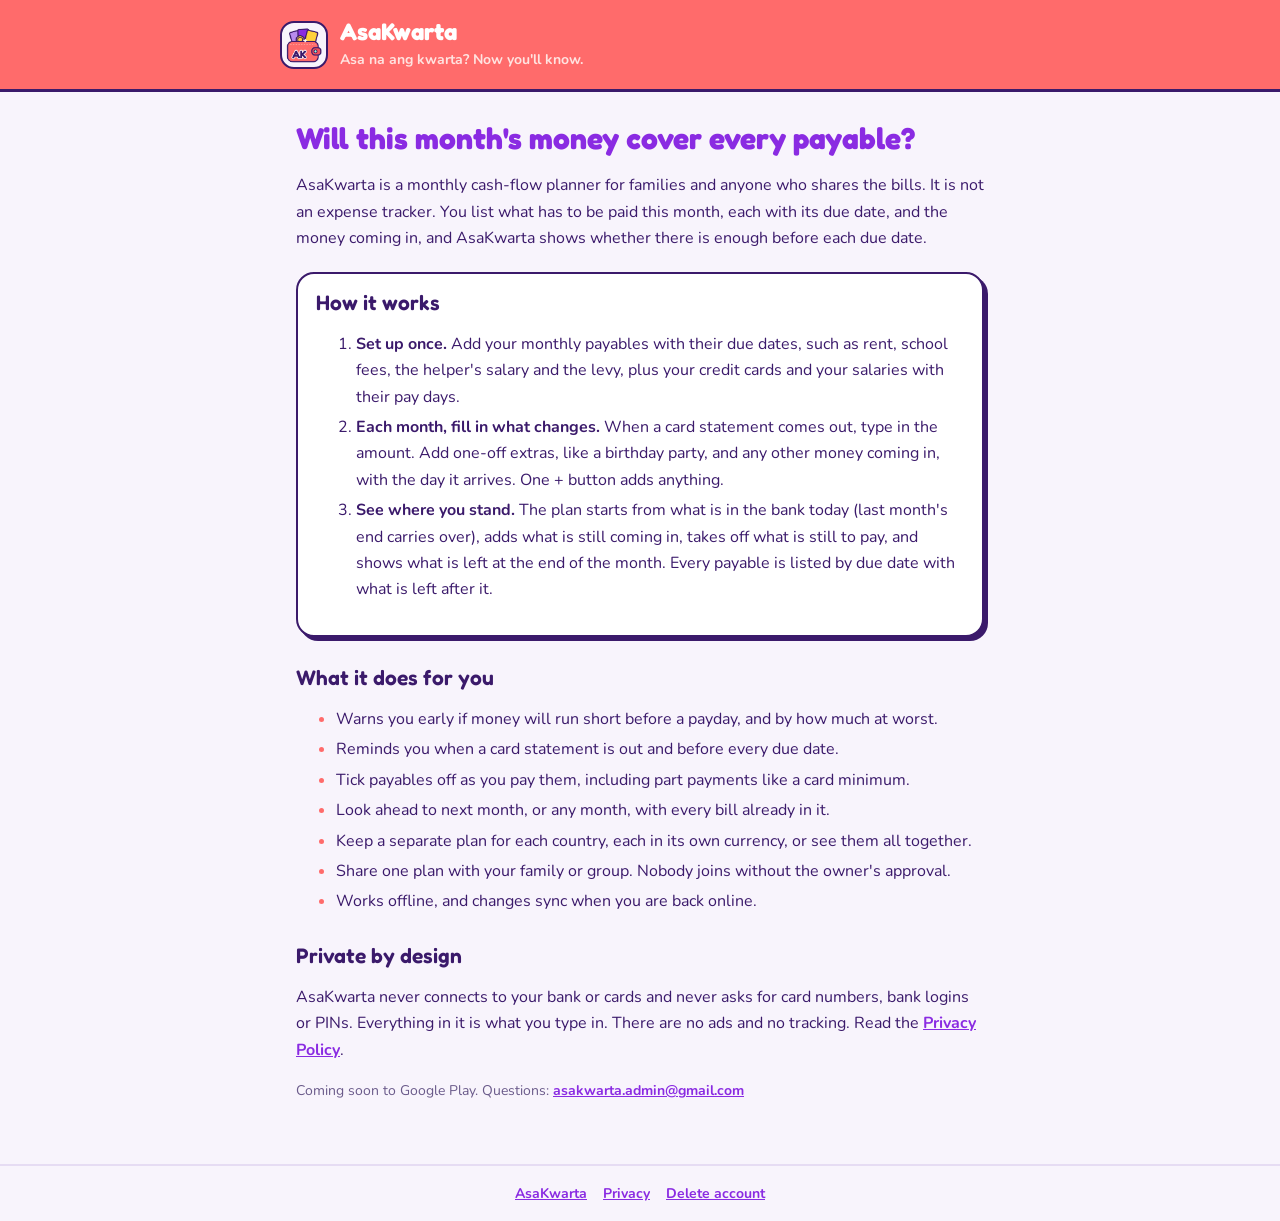
<file: index.html>
<!doctype html>
<html lang="en">
<head>
<meta charset="utf-8">
<meta name="viewport" content="width=device-width, initial-scale=1">
<title>AsaKwarta: plan every payable for the month</title>
<meta name="description" content="AsaKwarta is a monthly cash-flow planner. See what is in the bank today, what is still to pay and what is left at the end of the month, and never miss a due date.">
<link rel="icon" href="logo.png">
<link rel="preconnect" href="https://fonts.googleapis.com">
<link rel="preconnect" href="https://fonts.gstatic.com" crossorigin>
<link rel="stylesheet" href="https://fonts.googleapis.com/css2?family=Fredoka:wght@600;700&family=Nunito:wght@400;700&display=swap">
<link rel="stylesheet" href="style.css">
</head>
<body>
<header><div class="wrap"><img src="logo.png" alt=""><div><b>AsaKwarta</b><span>Asa na ang kwarta? Now you'll know.</span></div></div></header>
<main class="wrap">
<h1>Will this month's money cover every payable?</h1>
<p>AsaKwarta is a monthly cash-flow planner for families and anyone who shares the bills. It is not an expense tracker. You list what has to be paid this month, each with its due date, and the money coming in, and AsaKwarta shows whether there is enough before each due date.</p>

<div class="card">
<h2 style="margin-top:0">How it works</h2>
<ol>
<li><b>Set up once.</b> Add your monthly payables with their due dates, such as rent, school fees, the helper's salary and the levy, plus your credit cards and your salaries with their pay days.</li>
<li><b>Each month, fill in what changes.</b> When a card statement comes out, type in the amount. Add one-off extras, like a birthday party, and any other money coming in, with the day it arrives. One + button adds anything.</li>
<li><b>See where you stand.</b> The plan starts from what is in the bank today (last month's end carries over), adds what is still coming in, takes off what is still to pay, and shows what is left at the end of the month. Every payable is listed by due date with what is left after it.</li>
</ol>
</div>

<h2>What it does for you</h2>
<ul>
<li>Warns you early if money will run short before a payday, and by how much at worst.</li>
<li>Reminds you when a card statement is out and before every due date.</li>
<li>Tick payables off as you pay them, including part payments like a card minimum.</li>
<li>Look ahead to next month, or any month, with every bill already in it.</li>
<li>Keep a separate plan for each country, each in its own currency, or see them all together.</li>
<li>Share one plan with your family or group. Nobody joins without the owner's approval.</li>
<li>Works offline, and changes sync when you are back online.</li>
</ul>

<h2>Private by design</h2>
<p>AsaKwarta never connects to your bank or cards and never asks for card numbers, bank logins or PINs. Everything in it is what you type in. There are no ads and no tracking. Read the <a href="privacy.html">Privacy Policy</a>.</p>

<p class="muted">Coming soon to Google Play. Questions: <a href="mailto:asakwarta.admin@gmail.com">asakwarta.admin@gmail.com</a></p>
</main>
<footer><a href="index.html">AsaKwarta</a><a href="privacy.html">Privacy</a><a href="delete-account.html">Delete account</a></footer>
</body>
</html>
</file>
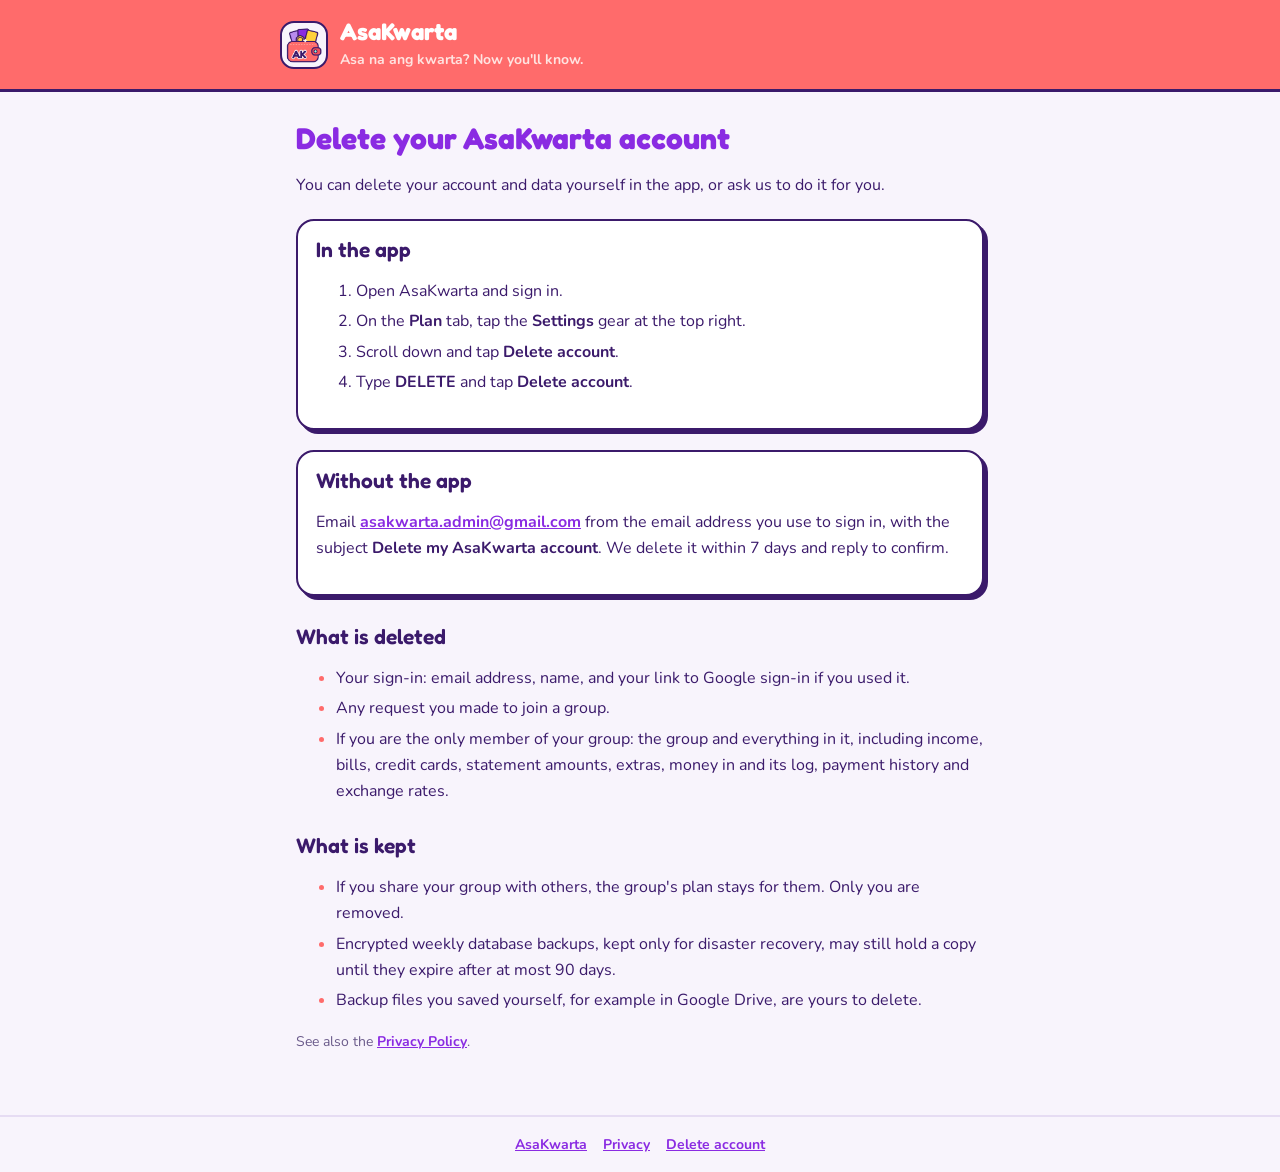
<file: delete-account.html>
<!doctype html>
<html lang="en">
<head>
<meta charset="utf-8">
<meta name="viewport" content="width=device-width, initial-scale=1">
<title>Delete AsaKwarta Account</title>
<link rel="icon" href="logo.png">
<link rel="preconnect" href="https://fonts.googleapis.com">
<link rel="preconnect" href="https://fonts.gstatic.com" crossorigin>
<link rel="stylesheet" href="https://fonts.googleapis.com/css2?family=Fredoka:wght@600;700&family=Nunito:wght@400;700&display=swap">
<link rel="stylesheet" href="style.css">
</head>
<body>
<header><div class="wrap"><img src="logo.png" alt=""><div><b>AsaKwarta</b><span>Asa na ang kwarta? Now you'll know.</span></div></div></header>
<main class="wrap">
<h1>Delete your AsaKwarta account</h1>
<p>You can delete your account and data yourself in the app, or ask us to do it for you.</p>

<div class="card">
<h2 style="margin-top:0">In the app</h2>
<ol>
<li>Open AsaKwarta and sign in.</li>
<li>On the <b>Plan</b> tab, tap the <b>Settings</b> gear at the top right.</li>
<li>Scroll down and tap <b>Delete account</b>.</li>
<li>Type <b>DELETE</b> and tap <b>Delete account</b>.</li>
</ol>
</div>

<div class="card">
<h2 style="margin-top:0">Without the app</h2>
<p>Email <a href="mailto:asakwarta.admin@gmail.com?subject=Delete%20my%20AsaKwarta%20account">asakwarta.admin@gmail.com</a> from the email address you use to sign in, with the subject <b>Delete my AsaKwarta account</b>. We delete it within 7 days and reply to confirm.</p>
</div>

<h2>What is deleted</h2>
<ul>
<li>Your sign-in: email address, name, and your link to Google sign-in if you used it.</li>
<li>Any request you made to join a group.</li>
<li>If you are the only member of your group: the group and everything in it, including income, bills, credit cards, statement amounts, extras, money in and its log, payment history and exchange rates.</li>
</ul>

<h2>What is kept</h2>
<ul>
<li>If you share your group with others, the group's plan stays for them. Only you are removed.</li>
<li>Encrypted weekly database backups, kept only for disaster recovery, may still hold a copy until they expire after at most 90 days.</li>
<li>Backup files you saved yourself, for example in Google Drive, are yours to delete.</li>
</ul>

<p class="muted">See also the <a href="privacy.html">Privacy Policy</a>.</p>
</main>
<footer><a href="index.html">AsaKwarta</a><a href="privacy.html">Privacy</a><a href="delete-account.html">Delete account</a></footer>
</body>
</html>
</file>
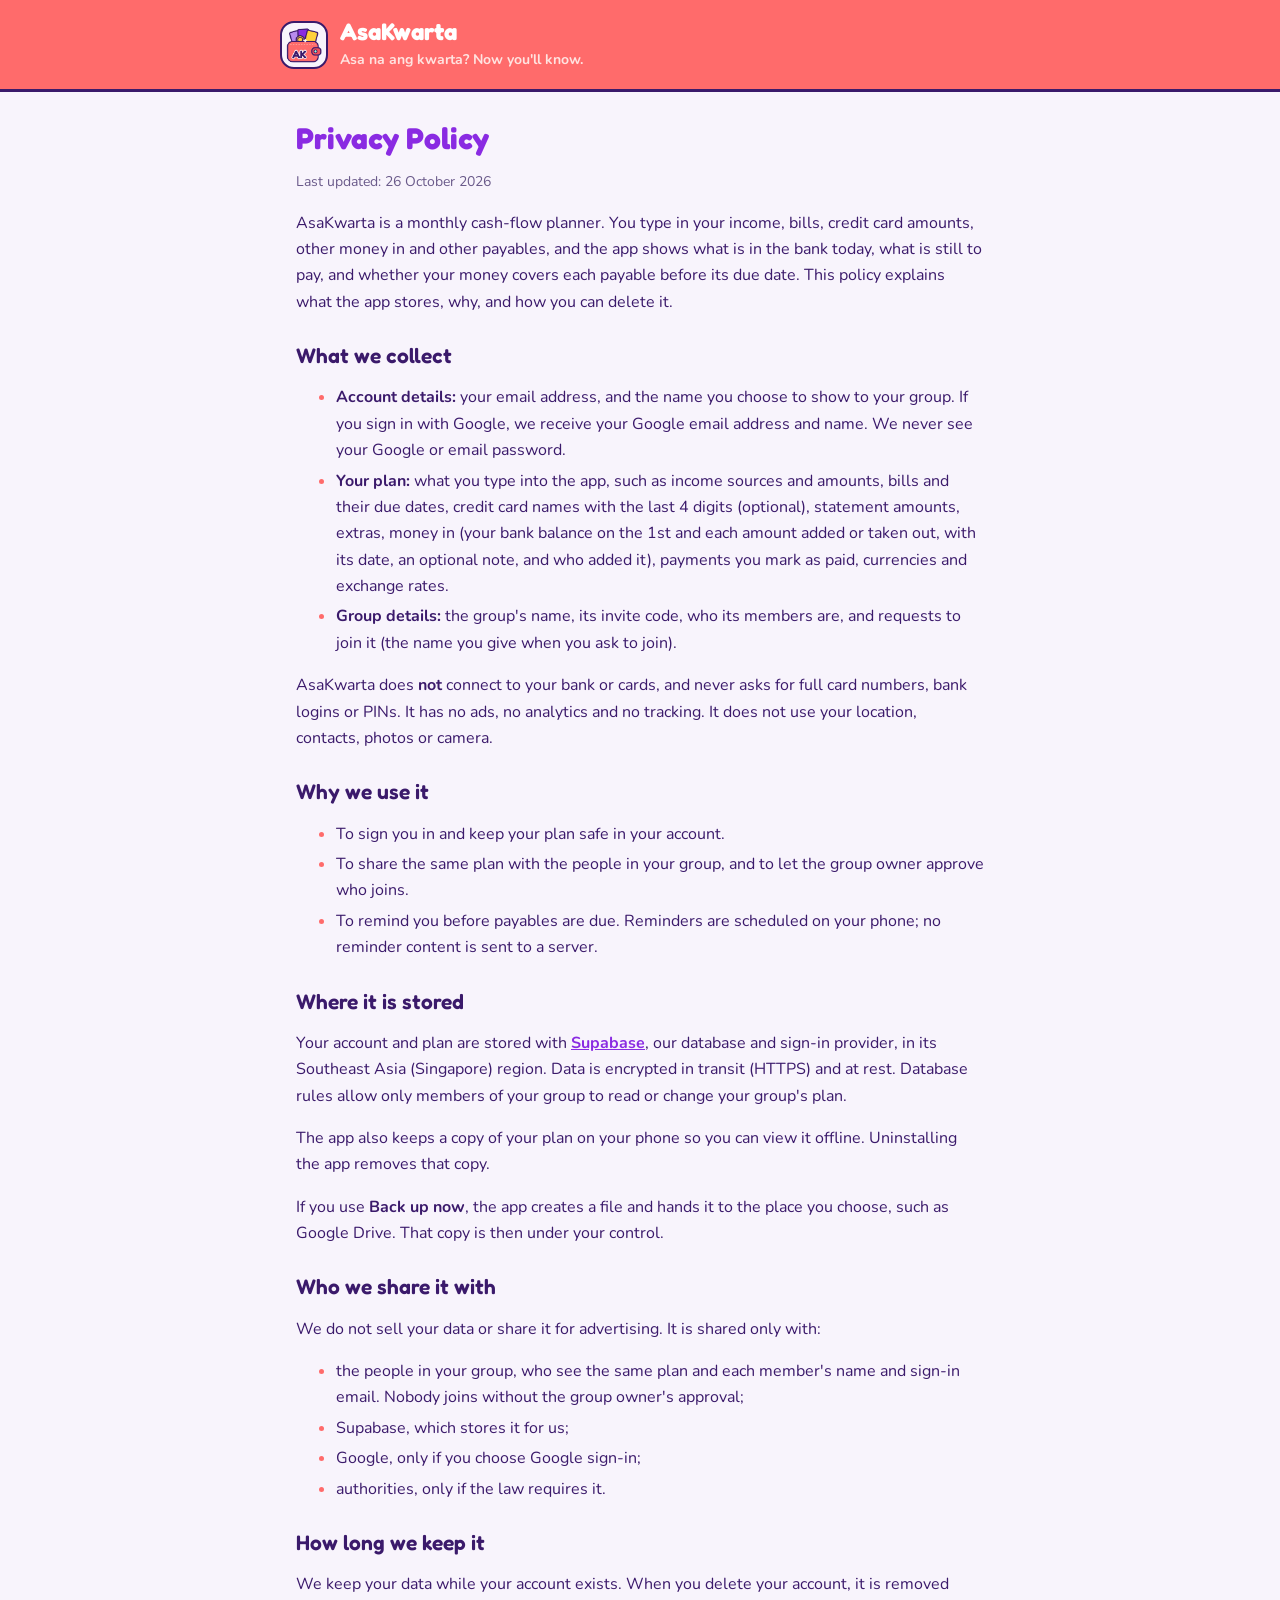
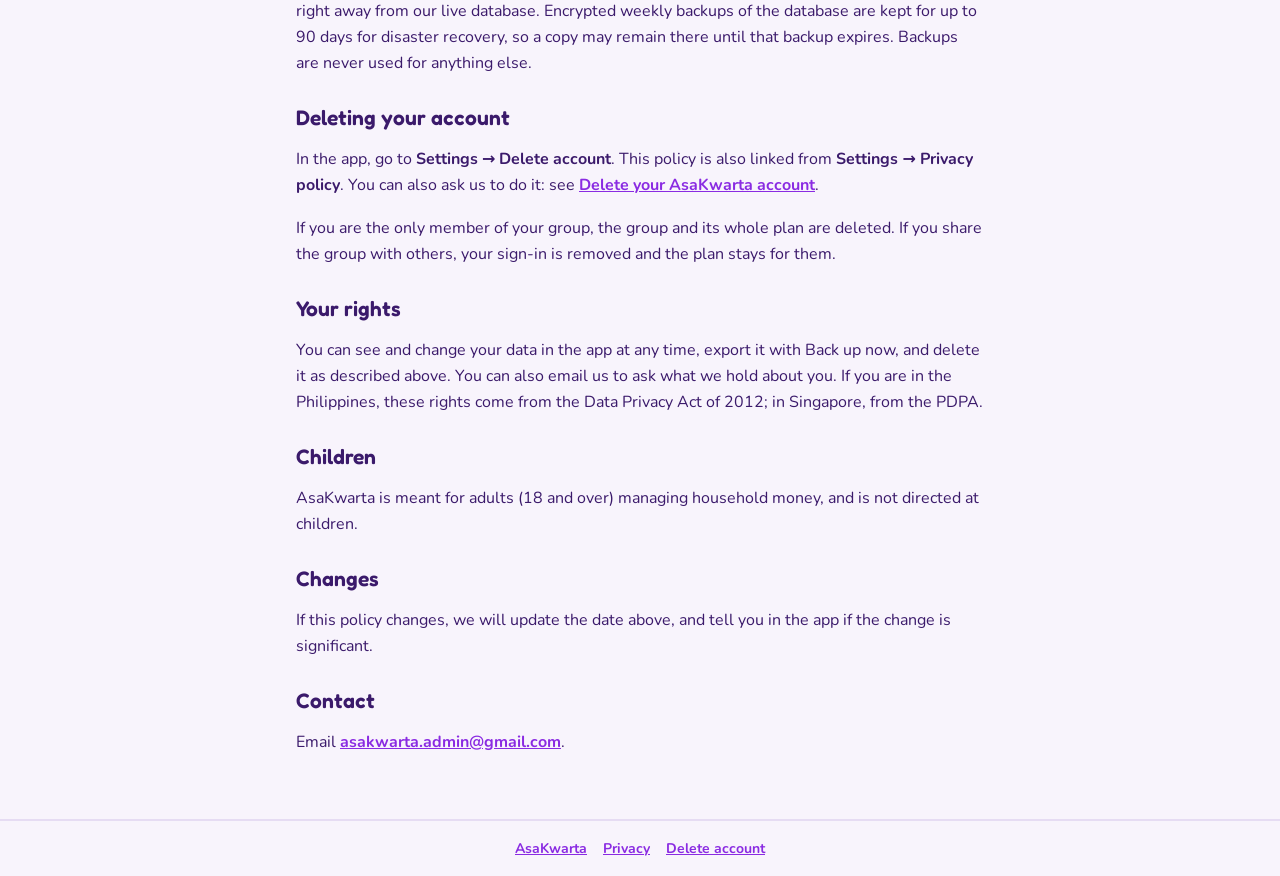
<file: privacy.html>
<!doctype html>
<html lang="en">
<head>
<meta charset="utf-8">
<meta name="viewport" content="width=device-width, initial-scale=1">
<title>AsaKwarta Privacy Policy</title>
<link rel="icon" href="logo.png">
<link rel="preconnect" href="https://fonts.googleapis.com">
<link rel="preconnect" href="https://fonts.gstatic.com" crossorigin>
<link rel="stylesheet" href="https://fonts.googleapis.com/css2?family=Fredoka:wght@600;700&family=Nunito:wght@400;700&display=swap">
<link rel="stylesheet" href="style.css">
</head>
<body>
<header><div class="wrap"><img src="logo.png" alt=""><div><b>AsaKwarta</b><span>Asa na ang kwarta? Now you'll know.</span></div></div></header>
<main class="wrap">
<h1>Privacy Policy</h1>
<p class="muted">Last updated: 26 October 2026</p>

<p>AsaKwarta is a monthly cash-flow planner. You type in your income, bills, credit card amounts, other money in and other payables, and the app shows what is in the bank today, what is still to pay, and whether your money covers each payable before its due date. This policy explains what the app stores, why, and how you can delete it.</p>

<h2>What we collect</h2>
<ul>
<li><b>Account details:</b> your email address, and the name you choose to show to your group. If you sign in with Google, we receive your Google email address and name. We never see your Google or email password.</li>
<li><b>Your plan:</b> what you type into the app, such as income sources and amounts, bills and their due dates, credit card names with the last 4 digits (optional), statement amounts, extras, money in (your bank balance on the 1st and each amount added or taken out, with its date, an optional note, and who added it), payments you mark as paid, currencies and exchange rates.</li>
<li><b>Group details:</b> the group's name, its invite code, who its members are, and requests to join it (the name you give when you ask to join).</li>
</ul>
<p>AsaKwarta does <b>not</b> connect to your bank or cards, and never asks for full card numbers, bank logins or PINs. It has no ads, no analytics and no tracking. It does not use your location, contacts, photos or camera.</p>

<h2>Why we use it</h2>
<ul>
<li>To sign you in and keep your plan safe in your account.</li>
<li>To share the same plan with the people in your group, and to let the group owner approve who joins.</li>
<li>To remind you before payables are due. Reminders are scheduled on your phone; no reminder content is sent to a server.</li>
</ul>

<h2>Where it is stored</h2>
<p>Your account and plan are stored with <a href="https://supabase.com/privacy">Supabase</a>, our database and sign-in provider, in its Southeast Asia (Singapore) region. Data is encrypted in transit (HTTPS) and at rest. Database rules allow only members of your group to read or change your group's plan.</p>
<p>The app also keeps a copy of your plan on your phone so you can view it offline. Uninstalling the app removes that copy.</p>
<p>If you use <b>Back up now</b>, the app creates a file and hands it to the place you choose, such as Google Drive. That copy is then under your control.</p>

<h2>Who we share it with</h2>
<p>We do not sell your data or share it for advertising. It is shared only with:</p>
<ul>
<li>the people in your group, who see the same plan and each member's name and sign-in email. Nobody joins without the group owner's approval;</li>
<li>Supabase, which stores it for us;</li>
<li>Google, only if you choose Google sign-in;</li>
<li>authorities, only if the law requires it.</li>
</ul>

<h2>How long we keep it</h2>
<p>We keep your data while your account exists. When you delete your account, it is removed right away from our live database. Encrypted weekly backups of the database are kept for up to 90 days for disaster recovery, so a copy may remain there until that backup expires. Backups are never used for anything else.</p>

<h2>Deleting your account</h2>
<p>In the app, go to <b>Settings → Delete account</b>. This policy is also linked from <b>Settings → Privacy policy</b>. You can also ask us to do it: see <a href="delete-account.html">Delete your AsaKwarta account</a>.</p>
<p>If you are the only member of your group, the group and its whole plan are deleted. If you share the group with others, your sign-in is removed and the plan stays for them.</p>

<h2>Your rights</h2>
<p>You can see and change your data in the app at any time, export it with Back up now, and delete it as described above. You can also email us to ask what we hold about you. If you are in the Philippines, these rights come from the Data Privacy Act of 2012; in Singapore, from the PDPA.</p>

<h2>Children</h2>
<p>AsaKwarta is meant for adults (18 and over) managing household money, and is not directed at children.</p>

<h2>Changes</h2>
<p>If this policy changes, we will update the date above, and tell you in the app if the change is significant.</p>

<h2>Contact</h2>
<p>Email <a href="mailto:asakwarta.admin@gmail.com">asakwarta.admin@gmail.com</a>.</p>
</main>
<footer><a href="index.html">AsaKwarta</a><a href="privacy.html">Privacy</a><a href="delete-account.html">Delete account</a></footer>
</body>
</html>
</file>
<file: style.css>
:root{--bg:#F8F4FC;--fg:#3B1A6B;--muted:#6A5A8A;--accent:#8A2BE2;--coral:#FF6B6B;--card:#fff;--line:#3B1A6B;--soft:#E6DCF3;--shadow:#3B1A6B}
@media (prefers-color-scheme:dark){:root{--bg:#150F24;--fg:#F3ECFB;--muted:#B9A9D6;--accent:#CDA8FF;--card:#211838;--line:#5C4691;--soft:#2E2350;--shadow:#07040F}}
*{box-sizing:border-box}
body{margin:0;background:var(--bg);color:var(--fg);font:16px/1.65 Nunito,system-ui,-apple-system,"Segoe UI",Roboto,sans-serif}
h1,h2,header b{font-family:Fredoka,"Arial Rounded MT Bold",system-ui,sans-serif;line-height:1.2}
header{background:#FF6B6B;color:#fff;padding:18px 16px;border-bottom:3px solid #3B1A6B}
header .wrap{display:flex;align-items:center;gap:12px}
header img{width:48px;height:48px;background:#F8F4FC;border:2px solid #3B1A6B;border-radius:14px;padding:4px}
header b{font-size:24px;font-weight:700}
header span{display:block;font-size:14px;font-weight:700;color:#FFE3E0}
.wrap{max-width:720px;margin:0 auto}
main{padding:28px 16px 48px}
h1{font-size:30px;font-weight:700;margin:0 0 6px;color:var(--accent)}
h2{font-size:21px;font-weight:600;margin:28px 0 8px}
p,li{color:var(--fg)}
.muted{color:var(--muted);font-size:14px}
a{color:var(--accent);font-weight:700}
.card{background:var(--card);border:2px solid var(--line);border-radius:18px;box-shadow:4px 4px 0 var(--shadow);padding:16px 18px;margin:20px 0}
ol li,ul li{margin:4px 0}
ul li::marker{color:var(--coral)}
footer{border-top:2px solid var(--soft);padding:16px;text-align:center;font-size:14px;color:var(--muted)}
footer a{margin:0 8px}
</file>
